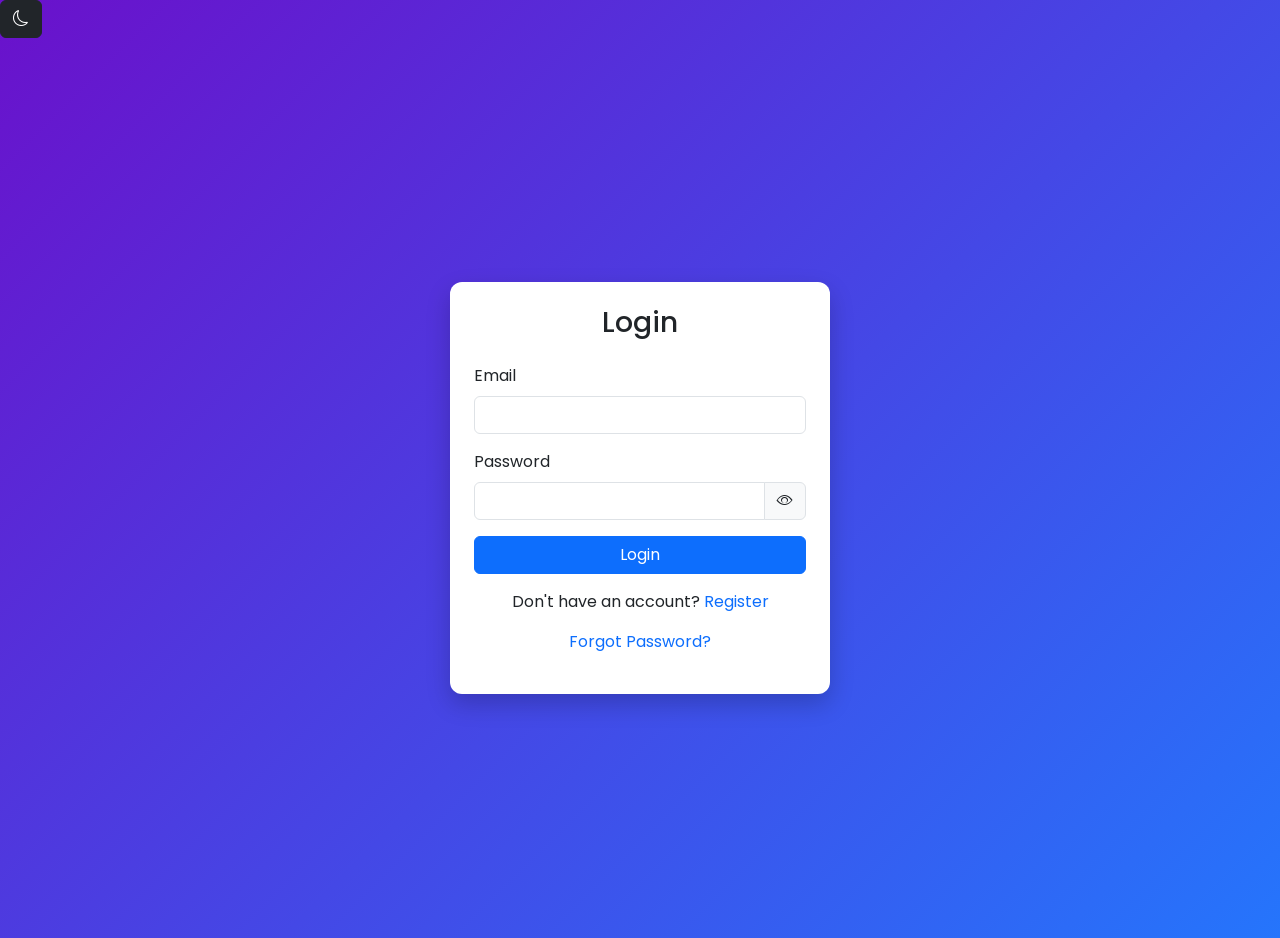
<file: index.html>
<!DOCTYPE html>
<html lang="en">
<head>

<meta charset="UTF-8">
<meta name="viewport" content="width=device-width, initial-scale=1">

<title>Login</title>

<!-- Bootstrap CSS -->
<link href="https://cdn.jsdelivr.net/npm/bootstrap@5.3.2/dist/css/bootstrap.min.css" rel="stylesheet">

<!-- Bootstrap Icons -->
<link rel="stylesheet" href="https://cdn.jsdelivr.net/npm/bootstrap-icons@1.11.1/font/bootstrap-icons.css">

<!-- Google Font -->
<link href="https://fonts.googleapis.com/css2?family=Poppins:wght@300;400;500;600&display=swap" rel="stylesheet">

<link rel="stylesheet" href="styles.css">

</head>

<body>

<div class="dark-toggle">
<button onclick="toggleDarkMode()" class="btn btn-dark">
<i class="bi bi-moon"></i>
</button>
</div>

<div class="container d-flex justify-content-center align-items-center vh-100">

<div class="card login-card p-4">

<h3 class="text-center mb-4">Login</h3>

<form id="loginForm">

<div class="mb-3">
<label class="form-label">Email</label>
<input type="email" class="form-control" required>
</div>

<div class="mb-3">
<label class="form-label">Password</label>

<div class="input-group">

<input type="password" id="password" class="form-control" required>

<span class="input-group-text" onclick="togglePassword()">
<i class="bi bi-eye"></i>
</span>

</div>
</div>

<button class="btn btn-primary w-100" onclick="showSpinner()" type="button">

<span id="loginText">Login</span>

<span id="spinner" class="spinner-border spinner-border-sm d-none"></span>

</button>

</form>

<div class="text-center mt-3">

<p>Don't have an account? <a href="register.html">Register</a></p>

<p><a href="forgot-password.html">Forgot Password?</a></p>

</div>

</div>

</div>

<script>

function togglePassword(){
let pass=document.getElementById("password");

if(pass.type==="password"){
pass.type="text";
}else{
pass.type="password";
}
}

function showSpinner(){

document.getElementById("spinner").classList.remove("d-none");
document.getElementById("loginText").innerText="Loading...";

setTimeout(()=>{
window.location.href="dashboard.html";
},1500);

}

function toggleDarkMode(){
document.body.classList.toggle("dark-mode");
}

</script>

</body>
</html>
</file>
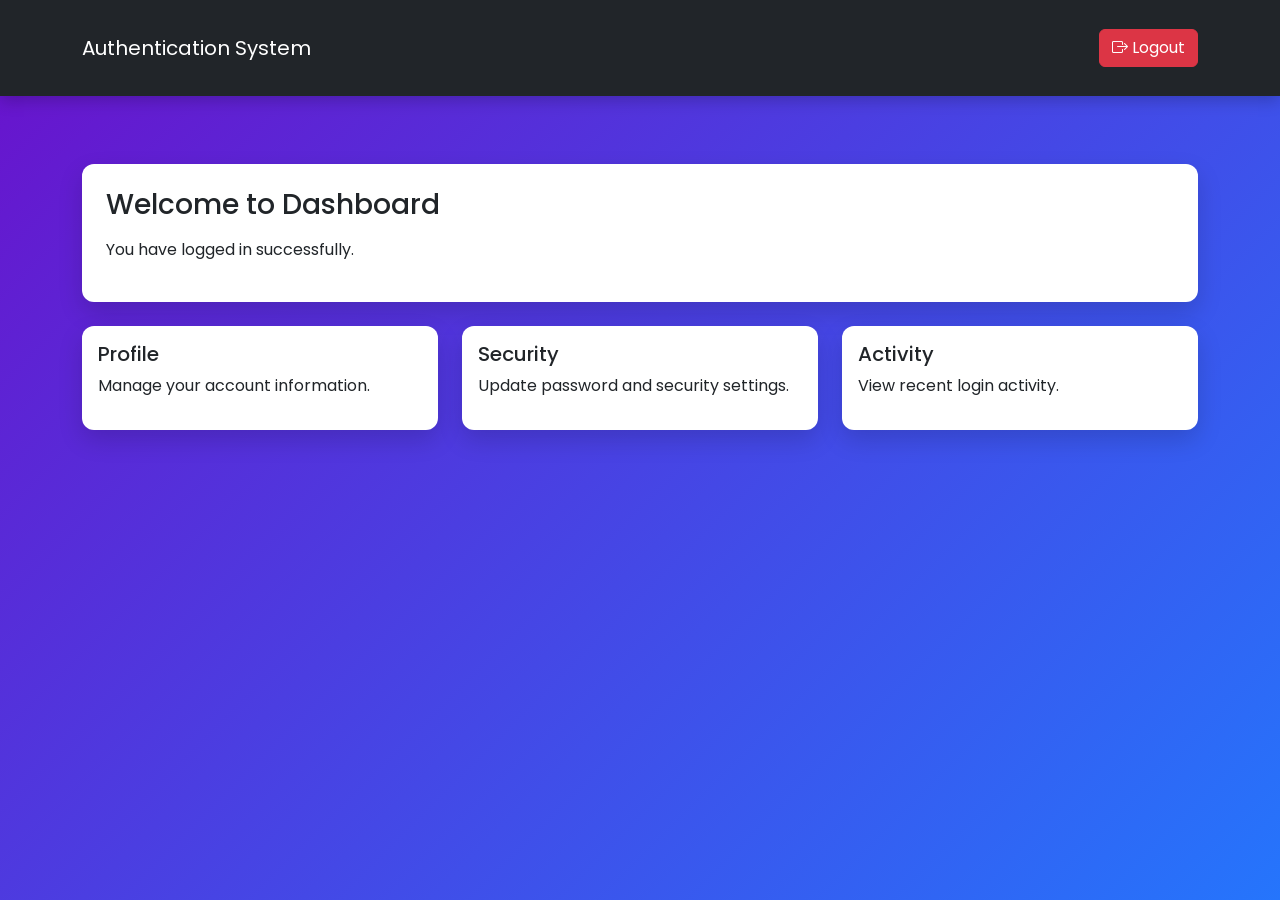
<file: dashboard.html>
<!DOCTYPE html>
<html lang="en">
<head>

<meta charset="UTF-8">
<meta name="viewport" content="width=device-width, initial-scale=1">

<title>Dashboard</title>

<link href="https://cdn.jsdelivr.net/npm/bootstrap@5.3.2/dist/css/bootstrap.min.css" rel="stylesheet">

<link rel="stylesheet" href="https://cdn.jsdelivr.net/npm/bootstrap-icons@1.11.1/font/bootstrap-icons.css">

<link href="https://fonts.googleapis.com/css2?family=Poppins:wght@300;400;500;600&display=swap" rel="stylesheet">

<link rel="stylesheet" href="styles.css">

</head>

<body>

<nav class="navbar navbar-expand-lg navbar-dark bg-dark">

<div class="container">

<a class="navbar-brand">Authentication System</a>

<div class="ms-auto">
<a href="index.html" class="btn btn-danger">
<i class="bi bi-box-arrow-right"></i> Logout
</a>
</div>

</div>

</nav>


<div class="container mt-5">

<div class="row">

<div class="col-md-12">

<div class="card p-4 dashboard-card">

<h3 class="mb-3">Welcome to Dashboard</h3>

<p>You have logged in successfully.</p>

</div>

</div>

</div>


<div class="row mt-4">

<div class="col-md-4">

<div class="card dashboard-card p-3">

<h5>Profile</h5>

<p>Manage your account information.</p>

</div>

</div>


<div class="col-md-4">

<div class="card dashboard-card p-3">

<h5>Security</h5>

<p>Update password and security settings.</p>

</div>

</div>


<div class="col-md-4">

<div class="card dashboard-card p-3">

<h5>Activity</h5>

<p>View recent login activity.</p>

</div>

</div>

</div>

</div>

</body>
</html>
</file>
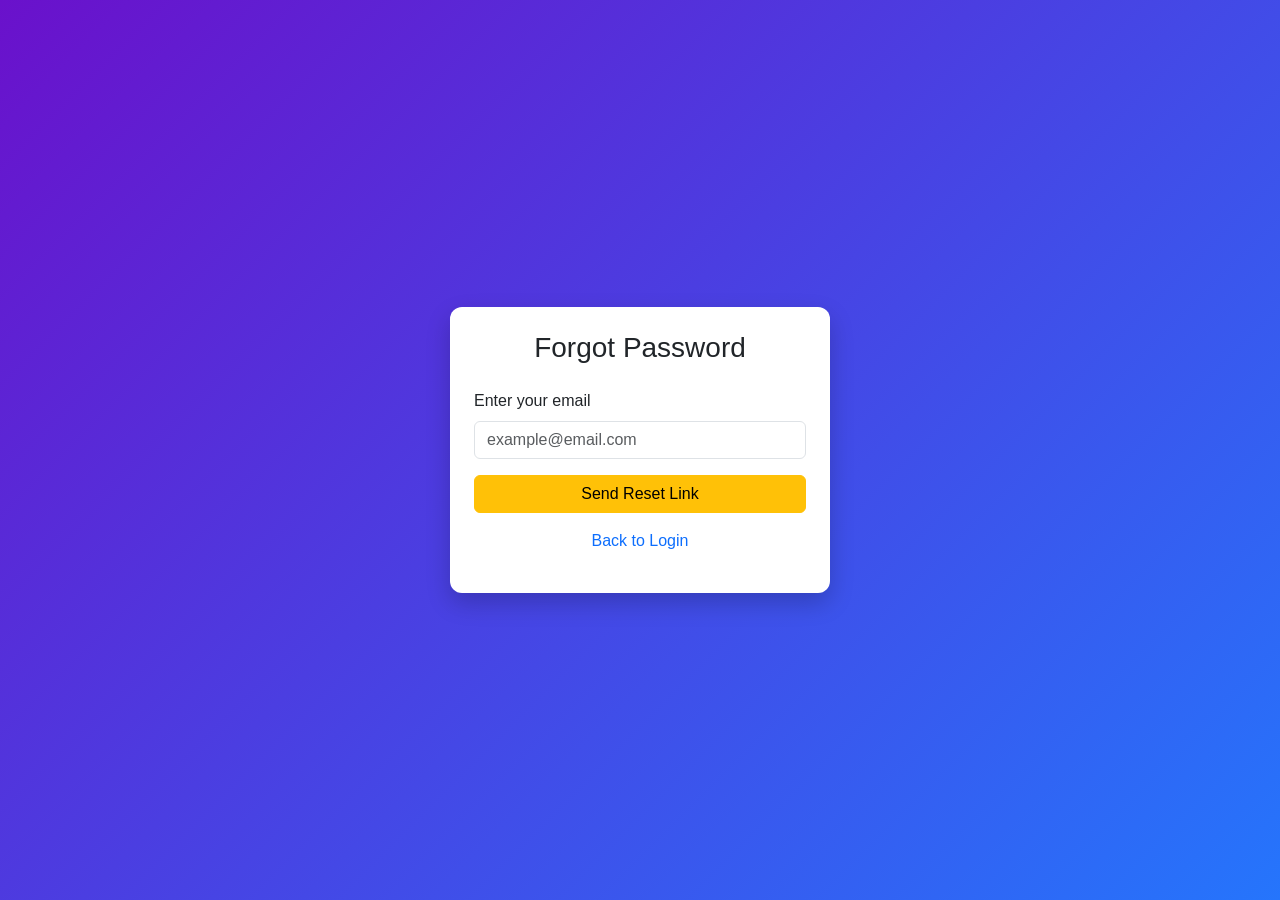
<file: forgot-password.html>
<!DOCTYPE html>
<html lang="en">
<head>

<meta charset="UTF-8">
<meta name="viewport" content="width=device-width, initial-scale=1">

<title>Forgot Password</title>

<!-- Bootstrap CSS -->
<link href="https://cdn.jsdelivr.net/npm/bootstrap@5.3.2/dist/css/bootstrap.min.css" rel="stylesheet">

<!-- Bootstrap Icons -->
<link rel="stylesheet" href="https://cdn.jsdelivr.net/npm/bootstrap-icons@1.11.1/font/bootstrap-icons.css">

<link rel="stylesheet" href="styles.css">

</head>

<body>

<div class="container d-flex justify-content-center align-items-center vh-100">

<div class="card login-card p-4">

<h3 class="text-center mb-4">Forgot Password</h3>

<form>

<div class="mb-3">

<label class="form-label">Enter your email</label>

<input type="email" class="form-control" placeholder="example@email.com" required>

</div>

<a href="reset-password.html" class="btn btn-warning w-100">

Send Reset Link

</a>

</form>

<div class="text-center mt-3">

<p><a href="index.html">Back to Login</a></p>

</div>

</div>

</div>

</body>
</html>
</file>
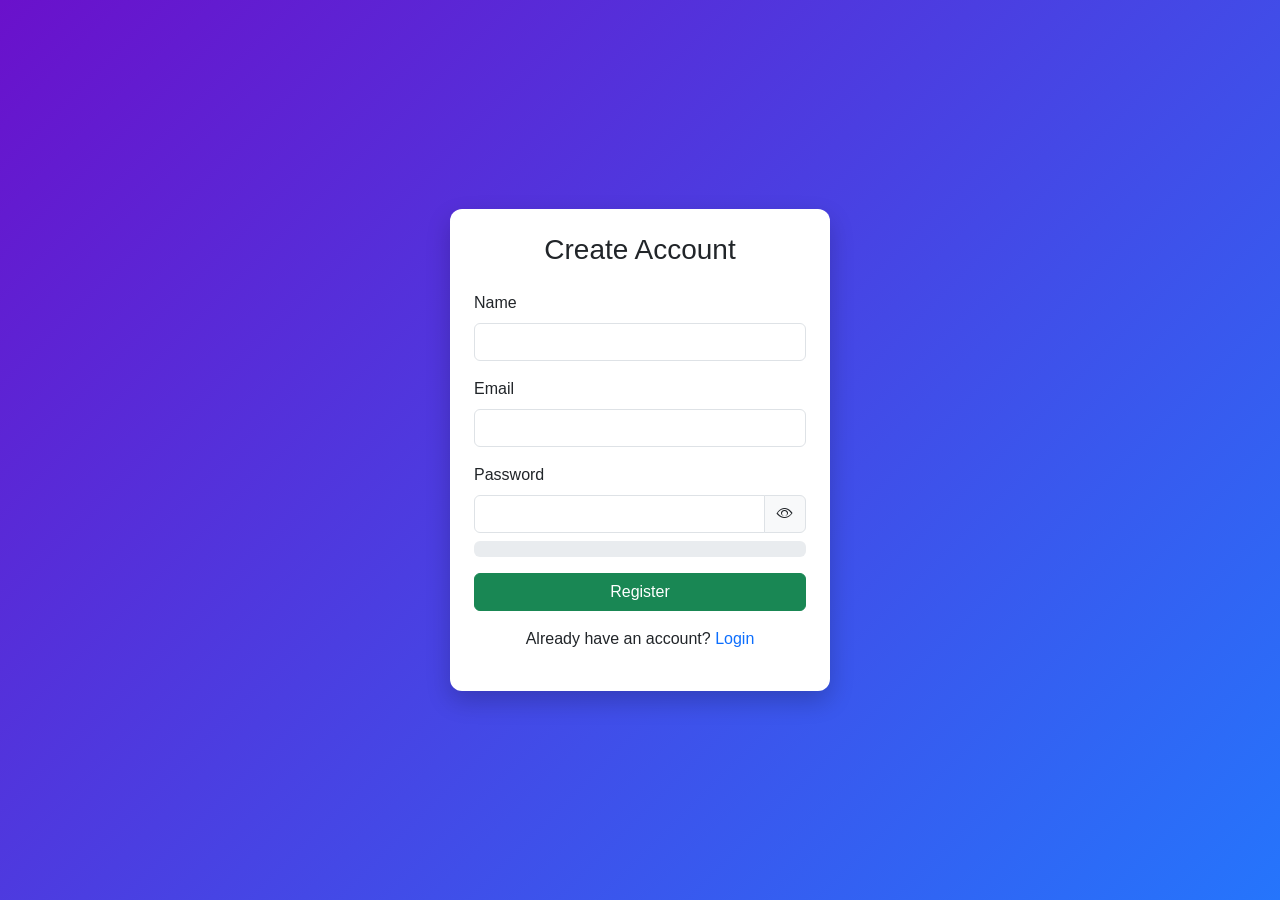
<file: register.html>
<!DOCTYPE html>
<html lang="en">
<head>

<meta charset="UTF-8">
<meta name="viewport" content="width=device-width, initial-scale=1">

<title>Register</title>

<!-- Bootstrap CSS -->
<link href="https://cdn.jsdelivr.net/npm/bootstrap@5.3.2/dist/css/bootstrap.min.css" rel="stylesheet">

<!-- Bootstrap Icons -->
<link rel="stylesheet" href="https://cdn.jsdelivr.net/npm/bootstrap-icons@1.11.1/font/bootstrap-icons.css">

<link rel="stylesheet" href="styles.css">

</head>

<body>

<div class="container d-flex justify-content-center align-items-center vh-100">

<div class="card login-card p-4">

<h3 class="text-center mb-4">Create Account</h3>

<form>

<div class="mb-3">
<label class="form-label">Name</label>
<input type="text" class="form-control" required>
</div>

<div class="mb-3">
<label class="form-label">Email</label>
<input type="email" class="form-control" required>
</div>

<div class="mb-3">

<label class="form-label">Password</label>

<div class="input-group">

<input type="password" id="regPassword" class="form-control" onkeyup="checkStrength()" required>

<span class="input-group-text" onclick="togglePassword()">
<i class="bi bi-eye"></i>
</span>

</div>

<div class="progress mt-2">

<div id="strengthBar" class="progress-bar"></div>

</div>

<small id="strengthText"></small>

</div>

<button class="btn btn-success w-100">Register</button>

</form>

<div class="text-center mt-3">

<p>Already have an account? <a href="index.html">Login</a></p>

</div>

</div>

</div>

<script>

function togglePassword(){

let pass=document.getElementById("regPassword");

if(pass.type==="password"){
pass.type="text";
}else{
pass.type="password";
}

}

function checkStrength(){

let password=document.getElementById("regPassword").value;

let strengthBar=document.getElementById("strengthBar");

let text=document.getElementById("strengthText");

let strength=0;

if(password.length>=6) strength++;
if(/[A-Z]/.test(password)) strength++;
if(/[0-9]/.test(password)) strength++;
if(/[@$!%*?&]/.test(password)) strength++;

if(strength==1){
strengthBar.style.width="25%";
strengthBar.className="progress-bar bg-danger";
text.innerText="Weak password";
}

else if(strength==2){
strengthBar.style.width="50%";
strengthBar.className="progress-bar bg-warning";
text.innerText="Medium password";
}

else if(strength>=3){
strengthBar.style.width="100%";
strengthBar.className="progress-bar bg-success";
text.innerText="Strong password";
}

}

</script>

</body>
</html>
</file>
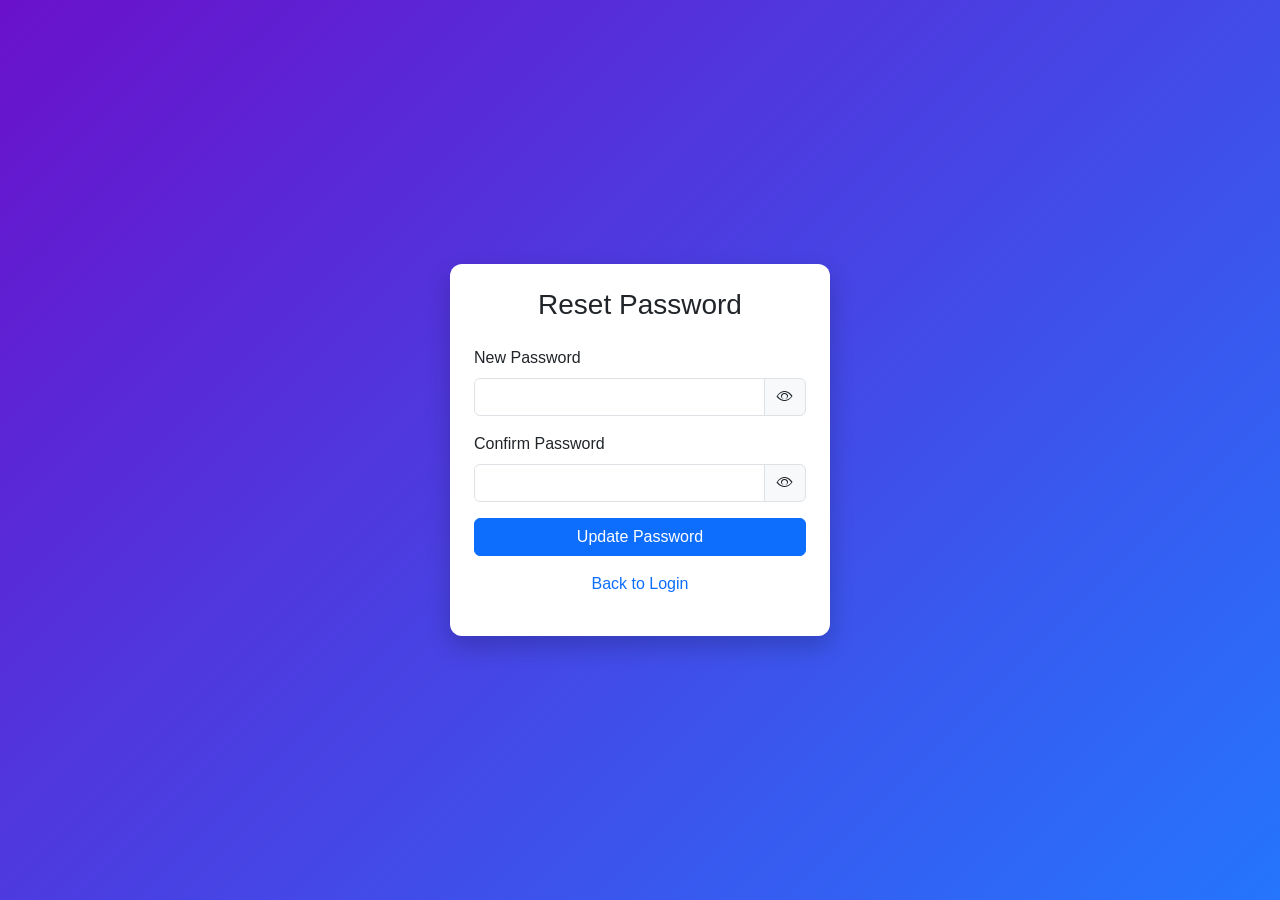
<file: reset-password.html>
<!DOCTYPE html>
<html lang="en">
<head>

<meta charset="UTF-8">
<meta name="viewport" content="width=device-width, initial-scale=1">

<title>Reset Password</title>

<!-- Bootstrap CSS -->
<link href="https://cdn.jsdelivr.net/npm/bootstrap@5.3.2/dist/css/bootstrap.min.css" rel="stylesheet">

<!-- Bootstrap Icons -->
<link rel="stylesheet" href="https://cdn.jsdelivr.net/npm/bootstrap-icons@1.11.1/font/bootstrap-icons.css">

<link rel="stylesheet" href="styles.css">

</head>

<body>

<div class="container d-flex justify-content-center align-items-center vh-100">

<div class="card login-card p-4">

<h3 class="text-center mb-4">Reset Password</h3>

<form>

<div class="mb-3">

<label class="form-label">New Password</label>

<div class="input-group">

<input type="password" id="newPassword" class="form-control" required>

<span class="input-group-text" onclick="togglePassword('newPassword')">
<i class="bi bi-eye"></i>
</span>

</div>

</div>

<div class="mb-3">

<label class="form-label">Confirm Password</label>

<div class="input-group">

<input type="password" id="confirmPassword" class="form-control" required>

<span class="input-group-text" onclick="togglePassword('confirmPassword')">
<i class="bi bi-eye"></i>
</span>

</div>

</div>

<a href="index.html" class="btn btn-primary w-100">
Update Password
</a>

</form>

<div class="text-center mt-3">

<p><a href="index.html">Back to Login</a></p>

</div>

</div>

</div>

<script>

function togglePassword(id){

let pass=document.getElementById(id);

if(pass.type==="password"){
pass.type="text";
}else{
pass.type="password";
}

}

</script>

</body>
</html>
</file>
<file: styles.css>
body{
font-family:'Poppins',sans-serif;
background:linear-gradient(135deg,#6a11cb,#2575fc);
min-height:100vh;
margin:0;
padding:0;
color:#333;
transition:0.3s;
}

.login-card{
width:380px;
border:none;
border-radius:12px;
box-shadow:0 10px 25px rgba(0,0,0,0.2);
transition:0.3s;
}

.dashboard-card{
border:none;
border-radius:12px;
box-shadow:0 10px 25px rgba(0,0,0,0.15);
transition:0.3s;
background:white;
}

.card:hover{
transform:translateY(-5px);
}

.btn{
transition:0.3s;
}

.btn:hover{
transform:scale(1.05);
}

.navbar{
box-shadow:0 5px 15px rgba(0,0,0,0.2);
}

a{
text-decoration:none;
transition:0.3s;
}

a:hover{
color:#2575fc;
}

.form-control:focus{
box-shadow:0 0 10px rgba(37,117,252,0.5);
border-color:#2575fc;
}

.container{
padding-top:20px;
padding-bottom:20px;
}

@keyframes fadeIn{
from{
opacity:0;
transform:translateY(-20px);
}

to{
opacity:1;
transform:translateY(0);
}
}

.card{
animation:fadeIn 0.6s ease;
}
</file>
